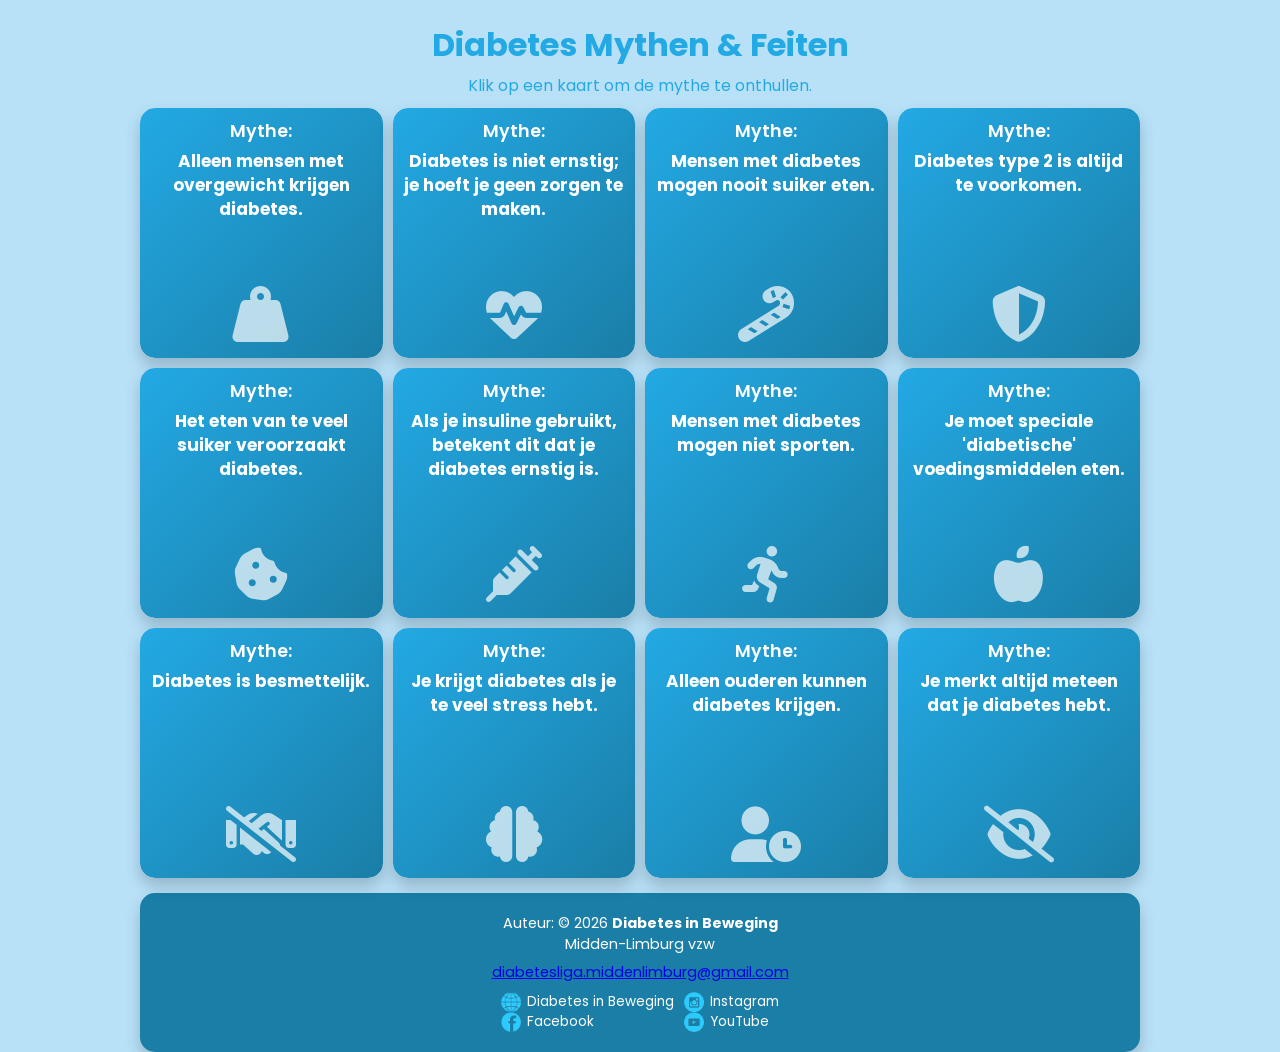
<file: index.html>
<!DOCTYPE html>
<html lang="nl">
<head>
    <meta charset="UTF-8">
    <!-- **CRUCIAAL** voor mobiele responsiviteit. Zorg dat deze ER IS en CORRECT IS. -->
    <meta name="viewport" content="width=device-width, initial-scale=1.0"> 
    <title>Diabetes Mythen & Feiten | Flashcards</title>
    <link rel="stylesheet" href="style.css">
    <link href="https://fonts.googleapis.com/css2?family=Poppins:wght@400;600&display=swap" rel="stylesheet">
    <!-- Font Awesome voor iconen -->
    <link rel="stylesheet" href="https://cdnjs.cloudflare.com/ajax/libs/font-awesome/6.5.1/css/all.min.css" integrity="sha512-DTOQO9RWCH3ppGqcWaEA1BIZOC6xxalwEsw9c2QQeAIftl+Vegovlnee1c9QX4TctnWMn13TZye+giMm8e2LwA==" crossorigin="anonymous" referrerpolicy="no-referrer" />
</head>
<body>
    <header>
        <h1>Diabetes Mythen & Feiten</h1>
        <p class="intro-text">Klik op een kaart om de mythe te onthullen.</p>
    </header>

    <main class="flashcard-grid">
        <!-- Kaart 1: Mythe: Alleen mensen met overgewicht krijgen diabetes. -->
        <div class="flashcard" tabindex="0">
            <div class="flashcard-inner">
                <div class="flashcard-front">
                    <h2>Mythe:</h2>
                    <p>Alleen mensen met overgewicht krijgen diabetes.</p>
                    <i class="fas fa-weight-hanging myth-icon"></i> <!-- Symbool: Gewicht/overgewicht -->
                </div>
                <div class="flashcard-back">
                    <h2>Feit:</h2>
                    <p>Niet waar. Overgewicht is een risicofactor, maar mensen van elk gewicht kunnen diabetes type 1 of type 2 krijgen. Genetica en andere factoren spelen ook een rol.</p>
                </div>
            </div>
        </div>

        <!-- Kaart 2: Mythe: Diabetes is niet ernstig; je hoeft je geen zorgen te maken. -->
        <div class="flashcard" tabindex="0">
            <div class="flashcard-inner">
                <div class="flashcard-front">
                    <h2>Mythe:</h2>
                    <p>Diabetes is niet ernstig; je hoeft je geen zorgen te maken.</p>
                    <i class="fas fa-heartbeat myth-icon"></i> <!-- Symbool: Hartslag/gezondheid (om de ernst te benadrukken) -->
                </div>
                <div class="flashcard-back">
                    <h2>Feit:</h2>
                    <p>Integendeel. Onbehandelde of slecht beheerde diabetes kan leiden tot ernstige complicaties zoals hartziekten, beroertes, nierfalen, blindheid en zenuwschade.</p>
                </div>
            </div>
        </div>

        <!-- Kaart 3: Mythe: Mensen met diabetes mogen nooit suiker eten. -->
        <div class="flashcard" tabindex="0">
            <div class="flashcard-inner">
                <div class="flashcard-front">
                    <h2>Mythe:</h2>
                    <p>Mensen met diabetes mogen nooit suiker eten.</p>
                    <i class="fas fa-candy-cane myth-icon"></i> <!-- Symbool: Suikergoed -->
                </div>
                <div class="flashcard-back">
                    <h2>Feit:</h2>
                    <p>Mensen met diabetes mogen suiker eten, maar met mate. Een gebalanceerd dieet en koolhydratenbeheer zijn essentieel.</p>
                </div>
            </div>
        </div>

        <!-- Kaart 4: Mythe: Diabetes type 2 is altijd te voorkomen. -->
        <div class="flashcard" tabindex="0">
            <div class="flashcard-inner">
                <div class="flashcard-front">
                    <h2>Mythe:</h2>
                    <p>Diabetes type 2 is altijd te voorkomen.</p>
                    <i class="fas fa-shield-alt myth-icon"></i> <!-- Symbool: Schild/preventie -->
                </div>
                <div class="flashcard-back">
                    <h2>Feit:</h2>
                    <p>Niet altijd. Levensstijl verlaagt het risico, maar genetica en andere onbeïnvloedbare factoren spelen ook een rol.</p>
                </div>
            </div>
        </div>

        <!-- Kaart 5: Mythe: Het eten van te veel suiker veroorzaakt diabetes. -->
        <div class="flashcard" tabindex="0">
            <div class="flashcard-inner">
                <div class="flashcard-front">
                    <h2>Mythe:</h2>
                    <p>Het eten van te veel suiker veroorzaakt diabetes.</p>
                    <i class="fas fa-cookie-bite myth-icon"></i> <!-- Symbool: Koekje/eten van suiker -->
                </div>
                <div class="flashcard-back">
                    <h2>Feit:</h2>
                    <p>Te veel suiker eten veroorzaakt niet direct diabetes, maar kan leiden tot overgewicht – een risicofactor voor type 2. Type 1 ontstaat door een auto-immuunreactie.</p>
                </div>
            </div>
        </div>

        <!-- Kaart 6: Mythe: Als je insuline gebruikt, betekent dit dat je diabetes ernstig is en dat je gefaald hebt. -->
        <div class="flashcard" tabindex="0">
            <div class="flashcard-inner">
                <div class="flashcard-front">
                    <h2>Mythe:</h2>
                    <p>Als je insuline gebruikt, betekent dit dat je diabetes ernstig is.</p>
                    <i class="fas fa-syringe myth-icon"></i> <!-- Symbool: Spuit/insuline -->
                </div>
                <div class="flashcard-back">
                    <h2>Feit:</h2>
                    <p>Insuline is vaak essentieel voor de behandeling van diabetes. Het gebruik ervan betekent géén falen, maar helpt om de bloedsuiker goed te regelen.</p>
                </div>
            </div>
        </div>

        <!-- Kaart 7: Mythe: Mensen met diabetes mogen niet sporten. -->
        <div class="flashcard" tabindex="0">
            <div class="flashcard-inner">
                <div class="flashcard-front">
                    <h2>Mythe:</h2>
                    <p>Mensen met diabetes mogen niet sporten.</p>
                    <i class="fas fa-running myth-icon"></i> <!-- Symbool: Rennen/sporten -->
                </div>
                <div class="flashcard-back">
                    <h2>Feit:</h2>
                    <p>Integendeel! Sporten is cruciaal voor diabetesbeheer; het verlaagt bloedsuiker en verbetert insulinegevoeligheid. Wel altijd overleg met arts.</p>
                </div>
            </div>
        </div>
        
        <!-- Kaart 8: Mythe: Je moet speciale 'diabetische' voedingsmiddelen eten. -->
        <div class="flashcard" tabindex="0">
            <div class="flashcard-inner">
                <div class="flashcard-front">
                    <h2>Mythe:</h2>
                    <p>Je moet speciale 'diabetische' voedingsmiddelen eten.</p>
                    <i class="fas fa-apple-whole myth-icon"></i> <!-- Symbool: Hele appel (algemeen gezond voedsel vs. 'speciaal') -->
                </div>
                <div class="flashcard-back">
                    <h2>Feit:</h2>
                    <p>Niet noodzakelijk. Deze producten zijn vaak duur, bevatten nog steeds calorieën en koolhydraten, en bieden zelden extra voordelen. Een algemeen gezond en gebalanceerd dieet is belangrijker.</p>
                </div>
            </div>
        </div>

        <!-- Kaart 9: Mythe: Diabetes is besmettelijk. -->
        <div class="flashcard" tabindex="0">
            <div class="flashcard-inner">
                <div class="flashcard-front">
                    <h2>Mythe:</h2>
                    <p>Diabetes is besmettelijk.</p>
                    <i class="fas fa-handshake-slash myth-icon"></i> <!-- Symbool: Schudden (geen besmetting) -->
                </div>
                <div class="flashcard-back">
                    <h2>Feit:</h2>
                    <p>Absoluut niet. Diabetes is een chronische aandoening die de manier waarop je lichaam insuline aanmaakt of gebruikt beïnvloedt. Je kunt het niet "vangen" van iemand anders.</p>
                </div>
            </div>
        </div>

        <!-- Kaart 10: Mythe: Je krijgt diabetes als je te veel stress hebt. -->
        <div class="flashcard" tabindex="0">
            <div class="flashcard-inner">
                <div class="flashcard-front">
                    <h2>Mythe:</h2>
                    <p>Je krijgt diabetes als je te veel stress hebt.</p>
                    <i class="fas fa-brain myth-icon"></i> <!-- Symbool: Hersenen/mentale toestand/stress -->
                </div>
                <div class="flashcard-back">
                    <h2>Feit:</h2>
                    <p>Stress veroorzaakt op zichzelf geen diabetes. Echter, langdurige stress kan de bloedsuikerspiegel beïnvloeden en de controle over bestaande diabetes bemoeilijken.</p>
                </div>
            </div>
        </div>
		
		<!-- Kaart 11: Mythe: Alleen ouderen kunnen diabetes krijgen. -->
<div class="flashcard" tabindex="0">
    <div class="flashcard-inner">
        <div class="flashcard-front">
            <h2>Mythe:</h2>
            <p>Alleen ouderen kunnen diabetes krijgen.</p>
            <i class="fas fa-user-clock myth-icon"></i> <!-- Symbool: Leeftijd/klok -->
        </div>
        <div class="flashcard-back">
            <h2>Feit:</h2>
            <p>Niet waar. Diabetes kan op elke leeftijd ontstaan, ook bij kinderen en jongvolwassenen. Type 1 komt vaak jong voor, type 2 vaker bij ouderen, maar niet uitsluitend.</p>
        </div>
    </div>
</div>

<!-- Kaart 12: Mythe: Je merkt altijd meteen dat je diabetes hebt. -->
<div class="flashcard" tabindex="0">
    <div class="flashcard-inner">
        <div class="flashcard-front">
            <h2>Mythe:</h2>
            <p>Je merkt altijd meteen dat je diabetes hebt.</p>
            <i class="fas fa-eye-slash myth-icon"></i> <!-- Symbool: Oog met streep (onzichtbaar/onopgemerkt) -->
        </div>
        <div class="flashcard-back">
            <h2>Feit:</h2>
            <p>Niet altijd. Vooral bij type 2 ontwikkelen de symptomen zich langzaam en worden ze vaak pas laat opgemerkt, waardoor de diagnose soms laat wordt gesteld.</p>
        </div>
    </div>
</div>

    </main>

<footer>
    <p>Auteur: © 2026 <strong>Diabetes in Beweging</strong><br>Midden-Limburg vzw</p>
    <p style="overflow-wrap: anywhere;">
        <a href="mailto:diabetesliga.middenlimburg@gmail.com">diabetesliga.middenlimburg@gmail.com</a>
    </p>
    <div class="social-links">
        <div class="social-row">
            <a href="https://fredje4711.github.io/diabetes-vzw-midden-limburg/" target="_blank" rel="noopener noreferrer">
                <img src="Wereldbol.png" alt="Website" class="social-icon"><span>Diabetes in Beweging</span>
            </a>
            <a href="https://www.facebook.com/p/Diabetes-Liga-Midden-Limburg-100091325418693/?locale=nl_NL" target="_blank">
                <img src="Facebook.png" alt="Facebook" class="social-icon"><span>Facebook</span>
            </a>
        </div>
        <div class="social-row">
            <a href="https://www.instagram.com/diabetes_liga_midden_limburg/" target="_blank">
                <img src="Instagram.png" alt="Instagram" class="social-icon"><span>Instagram</span>
            </a>
            <a href="https://www.youtube.com/@Diabetesligamiddenlimburg" target="_blank">
                <img src="YouTube.png" alt="YouTube" class="social-icon"><span>YouTube</span>
            </a>
        </div>
    </div>
</footer>

    <script src="script.js"></script>
</body>
</html>
</file>
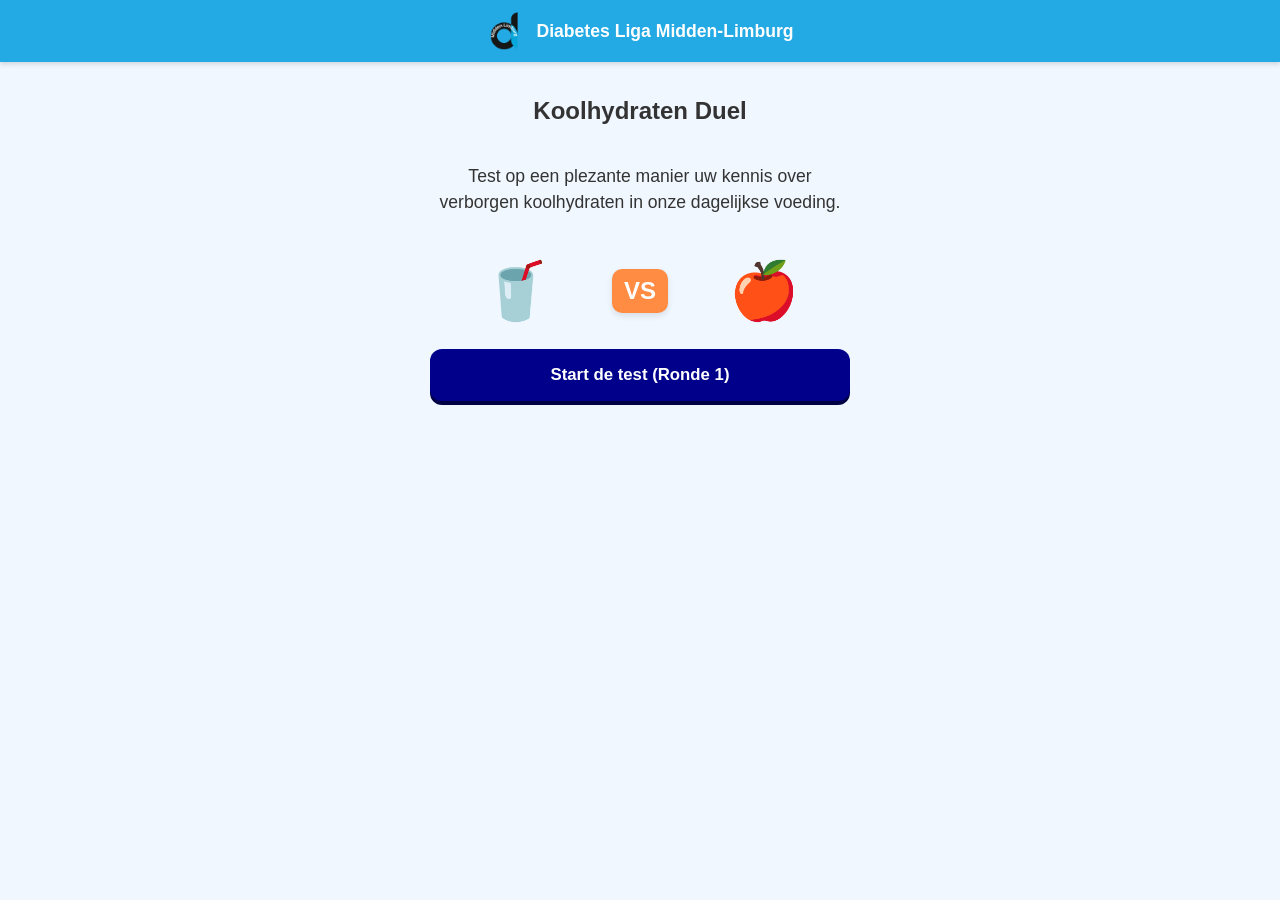
<file: carbs_flashcards.html>
<!DOCTYPE html>
<html lang="nl">
<head>
    <meta charset="UTF-8">
    <meta name="viewport" content="width=device-width, initial-scale=1.0, maximum-scale=1.0, user-scalable=no">
    <title>Koolhydraten Duel - Diabetes Liga</title>
    <style>
        :root {
            --liga-blauw: #23a9e4;
            --liga-donker: #00008b; 
            --liga-licht: #f0f7ff;
            --wit: #ffffff;
            --grijs: #333;
            --accent: #e91e63;
            --oranje: #ff8c42;
            --succes: #2e7d32;
        }

        * { box-sizing: border-box; -webkit-tap-highlight-color: transparent; }

        body {
            font-family: Arial, Helvetica, sans-serif;
            background-color: var(--liga-licht);
            margin: 0; padding: 0; color: var(--grijs);
            display: flex; flex-direction: column; align-items: center; min-height: 100vh;
        }

        /* Banner - Nu met uw kleur en transparant logo */
        header {
            background-color: var(--liga-blauw);
            width: 100%; padding: 12px 15px;
            box-shadow: 0 2px 5px rgba(0,0,0,0.15);
            display: flex; justify-content: center; align-items: center;
            gap: 12px; position: sticky; top: 0; z-index: 1000;
        }
        .header-logo { width: 38px; height: 38px; object-fit: contain; }
        .header-text { color: var(--wit); font-weight: bold; font-size: 1.1rem; }

        .container { width: 100%; max-width: 450px; padding: 15px; flex-grow: 1; display: flex; flex-direction: column; }

        .screen { display: none; text-align: center; flex-grow: 1; }
        .screen.active { display: flex; flex-direction: column; }

        /* VASTE RIJ VOOR VS - GEEN VERSPRINGING */
        .vs-row-fixed {
            display: flex;
            flex-direction: row;
            align-items: center;
            justify-content: center;
            gap: 10px;
            margin: 25px 0;
            width: 100%;
        }
        .vs-icon-img { font-size: 3.5rem; flex: 1; text-align: center; }
        .vs-badge {
            background: var(--oranje);
            color: white;
            padding: 8px 12px;
            border-radius: 10px;
            font-weight: 900;
            font-size: 1.5rem;
            box-shadow: 0 3px 6px rgba(0,0,0,0.1);
        }

        .progress { font-size: 0.95rem; font-weight: bold; color: var(--liga-donker); margin-bottom: 5px; }
        .unit-info {
            background: #ffe0b2; color: #873d00; padding: 8px 12px; border-radius: 10px;
            font-size: 0.85rem; margin-bottom: 10px; font-weight: bold; display: inline-block;
        }

        /* Flashcard */
        .card-container { perspective: 1000px; width: 100%; height: 500px; margin: 5px 0; }
        .flashcard { position: relative; width: 100%; height: 100%; transition: transform 0.6s cubic-bezier(0.4, 0, 0.2, 1); transform-style: preserve-3d; }
        .flashcard.flipped { transform: rotateY(180deg); }
        .card-front, .card-back { position: absolute; width: 100%; height: 100%; backface-visibility: hidden; border-radius: 20px; box-shadow: 0 8px 25px rgba(0,0,0,0.1); display: flex; flex-direction: column; padding: 20px; background: var(--wit); }
        
        .card-front { justify-content: flex-start; }
        .instruction-text { font-weight: bold; font-size: 1.1rem; margin: 10px 0 25px 0; line-height: 1.3; color: var(--liga-donker); }
        .duel-grid { display: grid; grid-template-columns: 1fr 1fr; gap: 15px; width: 100%; }
        .choice-zone { display: flex; flex-direction: column; align-items: center; justify-content: center; padding: 20px 5px; border: 2px solid #eee; border-radius: 15px; cursor: pointer; transition: all 0.2s; background: #fdfdfd; }
        .choice-zone:active { background: var(--liga-licht); border-color: var(--liga-blauw); transform: scale(0.98); }
        .emoji-large { font-size: 4rem; margin-bottom: 10px; }
        .name-label { font-weight: bold; font-size: 1.1rem; color: var(--liga-donker); }

        .card-back { transform: rotateY(180deg); border: 4px solid var(--liga-blauw); justify-content: flex-start; }
        .result-header { font-size: 1.6rem; font-weight: 900; margin-bottom: 10px; }
        .explanation-text { font-size: 1.05rem; line-height: 1.4; margin-bottom: 20px; text-align: left; }

        .sugar-visual { display: flex; justify-content: space-between; background: #f9f9f9; padding: 12px; border-radius: 15px; margin-bottom: 20px; }
        .sugar-column { flex: 1; text-align: center; }
        .cubes-grid { display: grid; grid-template-columns: repeat(5, 14px); gap: 3px; justify-content: center; margin: 8px 0; min-height: 35px; }
        .cube { width: 14px; height: 14px; background: #fff; border: 1px solid #ddd; box-shadow: 1px 1px 0px #ccc, 1.5px 1.5px 0px #bbb; border-radius: 1px; }
        .sugar-count { font-weight: 800; font-size: 0.9rem; color: var(--liga-donker); }
        .gram-label { font-size: 0.85rem; background: #eee; padding: 3px 8px; border-radius: 5px; font-weight: bold; }

        /* Knoppen */
        .btn { background: var(--liga-donker); color: var(--wit); border: none; padding: 16px; border-radius: 12px; font-size: 1.05rem; font-weight: bold; width: 100%; cursor: pointer; margin-bottom: 12px; box-shadow: 0 4px 0 #000044; }
        .btn:active { transform: translateY(2px); box-shadow: 0 2px 0 #000044; }
        .btn-next { background: var(--succes); box-shadow: 0 4px 0 #1b4d1f; margin-top: auto; }

        /* Eindscherm */
        .info-box { background: white; padding: 20px; border-radius: 20px; text-align: left; border-top: 6px solid var(--liga-blauw); box-shadow: 0 5px 20px rgba(0,0,0,0.05); margin-top: 10px; }
        .info-title { color: var(--liga-donker); font-size: 1.2rem; font-weight: bold; margin: 0 0 10px 0; }
        .free-label { color: var(--accent); font-weight: bold; }
        .contact-btn { display: flex; align-items: center; gap: 12px; text-decoration: none; color: var(--wit); background: var(--liga-donker); padding: 15px; border-radius: 12px; font-weight: bold; margin-top: 15px; justify-content: center; text-align: center; }
    </style>
</head>
<body>

<header>
    <img src="icon-192x192.png" alt="Logo" class="header-logo">
    <div class="header-text">Diabetes Liga Midden-Limburg</div>
</header>

<div class="container">
    
    <!-- Start Scherm -->
    <div id="start-screen" class="screen active">
        <h2 style="margin-top:20px;">Koolhydraten Duel</h2>
        <p style="font-size:1.1rem; line-height:1.5;">Test op een plezante manier uw kennis over verborgen koolhydraten in onze dagelijkse voeding.</p>
        
        <div class="vs-row-fixed">
            <div class="vs-icon-img">🥤</div>
            <div class="vs-badge">VS</div>
            <div class="vs-icon-img">🍎</div>
        </div>

        <button class="btn" onclick="startGroep(1)">Start de test (Ronde 1)</button>
    </div>

    <!-- Game Scherm -->
    <div id="game-screen" class="screen">
        <div class="progress" id="progress">Vraag 1 van 10</div>
        <div class="unit-info">Vergelijking per 100 gram of 100 ml</div>
        <div class="card-container">
            <div class="flashcard" id="main-card">
                <div class="card-front">
                    <div class="instruction-text">Tik op het product met de<br>meeste koolhydraten:</div>
                    <div class="duel-grid">
                        <div class="choice-zone" onclick="makeChoice(0)">
                            <div class="emoji-large" id="emoji0"></div>
                            <div class="name-label" id="name0"></div>
                            <div style="font-size:0.8rem; color:#666; margin-top:5px; font-weight:bold;">per 100g/ml</div>
                        </div>
                        <div class="choice-zone" onclick="makeChoice(1)">
                            <div class="emoji-large" id="emoji1"></div>
                            <div class="name-label" id="name1"></div>
                            <div style="font-size:0.8rem; color:#666; margin-top:5px; font-weight:bold;">per 100g/ml</div>
                        </div>
                    </div>
                </div>
                <div class="card-back">
                    <div id="result-title" class="result-header"></div>
                    <div id="explanation" class="explanation-text"></div>
                    <div class="sugar-visual">
                        <div class="sugar-column">
                            <div id="sugar-name0" style="font-size:0.95rem; font-weight:bold; height:2.2em; display:flex; align-items:center; justify-content:center;"></div>
                            <div id="cubes0" class="cubes-grid"></div>
                            <div id="sugar-count0" class="sugar-count"></div>
                            <div id="gram0" class="gram-label"></div>
                        </div>
                        <div style="align-self:center; font-weight:bold; color:#ccc; margin:0 5px;">VS</div>
                        <div class="sugar-column">
                            <div id="sugar-name1" style="font-size:0.95rem; font-weight:bold; height:2.2em; display:flex; align-items:center; justify-content:center;"></div>
                            <div id="cubes1" class="cubes-grid"></div>
                            <div id="sugar-count1" class="sugar-count"></div>
                            <div id="gram1" class="gram-label"></div>
                        </div>
                    </div>
                    <button class="btn btn-next" onclick="nextQuestion()">Volgende vraag</button>
                </div>
            </div>
        </div>
    </div>

    <!-- Milestone Scherm -->
    <div id="milestone-screen" class="screen">
        <h2 id="milestone-title" style="margin-top:30px">Ronde Voltooid!</h2>
        <p id="milestone-msg" style="font-size:1.2rem; margin-bottom:30px;"></p>
        <button id="btn-replay-group" class="btn" style="background:#888; box-shadow: 0 4px 0 #555;">Deze ronde nog eens doen</button>
        <button id="btn-next-group" class="btn" onclick="startGroep(2)">Start de volgende ronde</button>
        <button id="btn-stop-duel" class="btn" style="background:var(--liga-blauw); box-shadow: 0 4px 0 #1a7ea7;" onclick="switchScreen('contact-screen')">Stoppen en extra info</button>
    </div>

    <!-- Contact Scherm -->
    <div id="contact-screen" class="screen">
        <h2 style="margin-top:10px;">Bedankt voor het spelen!</h2>
        <div class="info-box">
            <p class="info-title">Onze simpele opzoeker voor gsm</p>
            <p style="font-size:1rem; line-height:1.4;">
                Dit spel was een test van uw kennis. Wilt u ook onze simpele <strong>Koolhydraten-app</strong> voor op uw gsm ontvangen? <br><br>
                Dit is een aparte, heel eenvoudige app waarmee u van duizenden producten de koolhydraten direct kunt opzoeken.
            </p>
            <p style="font-weight:bold; font-size:1rem; margin-top:15px;">
                Dit hulpmiddel is <span class="free-label">volledig GRATIS</span>.
            </p>
            
            <p style="margin-bottom:5px;">Mail ons voor de uitleg om dit op uw gsm te zetten:</p>
            
            <!-- Mail link met onderwerp en tekst voor de Diabetes Liga -->
            <a href="mailto:midden.limburg@diabetes.be?subject=Aanvraag%20gratis%20Koolhydraten-app&body=Beste%20Diabetes%20Liga%20Midden-Limburg%2C%0A%0AIk%20heb%20het%20Duel%20gespeeld%20en%20heb%20interesse%20in%20de%20gratis%20koolhydraten-app.%20Zouden%20jullie%20mij%20de%20uitleg%20willen%20sturen%20om%20deze%20op%20mijn%20gsm%20te%20plaatsen%3F%0A%0AMet%20vriendelijke%20groeten%2C" class="contact-btn">
                📧 Mail de Diabetes Liga
            </a>
            
            <p style="font-size:0.9rem; color:#666; margin-top:20px;">
                Ook voor andere vragen over diabetes kunt u ons via dit adres mailen.
            </p>
            <hr style="border:0; border-top:1px solid #eee; margin: 15px 0;">
            <a href="https://www.dlml.be" target="_blank" style="color:var(--liga-blauw); font-weight:bold; text-decoration:none; display:block; text-align:center;">🌐 Bezoek onze website www.dlml.be</a>
        </div>
        <button class="btn" style="margin-top:20px;" onclick="location.reload()">Terug naar het spel</button>
    </div>

</div>

<script>
    // Data (ongewijzigd)
    const groep1 = [
        { items: [{n:"Appelsap", c:11, e:"🧃"}, {n:"Cola", c:10, e:"🥤"}], info: "Vruchtensap bevat vaak evenveel of zelfs meer suikers dan frisdrank." },
        { items: [{n:"Banaan", c:20, e:"🍌"}, {n:"Appel", c:12, e:"🍎"}], info: "Een banaan bevat bijna dubbel zoveel koolhydraten als een appel." },
        { items: [{n:"Wit brood", c:45, e:"🍞"}, {n:"Volkoren brood", c:40, e:"🍞"}], info: "Volkoren is veel gezonder omdat het de suikers trager afgeeft aan uw lichaam." },
        { items: [{n:"Rijstwafel", c:80, e:"⚪"}, {n:"Volkoren cracker", c:50, e:"🍪"}], info: "Rijstwafels zijn erg licht, maar ze bestaan bijna volledig uit snelle suikers." },
        { items: [{n:"Honing", c:80, e:"🍯"}, {n:"Kristalsuiker", c:100, e:"⬡"}], info: "Voor uw lichaam is honing bijna hetzelfde als gewone suiker." },
        { items: [{n:"Druiven", c:16, e:"🍇"}, {n:"Aardbeien", c:5, e:"🍓"}], info: "Aardbeien en bessen zijn de beste keuze als u op koolhydraten let." },
        { items: [{n:"Ontbijtkoek", c:70, e:"🍰"}, {n:"Cake", c:50, e:"🧁"}], info: "In ontbijtkoek zit vaak enorm veel suiker, soms zelfs meer dan in cake." },
        { items: [{n:"Vruchtenyoghurt", c:13, e:"🍦"}, {n:"Griekse yoghurt", c:4, e:"🥣"}], info: "Yoghurt met een smaakje zit vaak vol met verborgen suikers." },
        { items: [{n:"Gedroogd fruit", c:48, e:"🟠"}, {n:"Vers fruit", c:9, e:"🍑"}], info: "Gedroogd fruit is een echte suikerbom omdat het vocht eruit is." },
        { items: [{n:"Cornflakes", c:80, e:"🥣"}, {n:"Havermout", c:60, e:"🌾"}], info: "Havermout geeft veel langer energie en minder hoge pieken." }
    ];

    const groep2 = [
        { items: [{n:"Ketchup", c:24, e:"🍅"}, {n:"Mayonaise", c:3, e:"🥚"}], info: "Ketchup bestaat voor een kwart uit suiker. In mayonaise zit vrijwel geen suiker." },
        { items: [{n:"Cashewnoten", c:30, e:"🥜"}, {n:"Pinda's", c:12, e:"🥜"}], info: "Pas op met cashewnoten; zij bevatten veel meer zetmeel dan andere noten." },
        { items: [{n:"Sushi rijst", c:25, e:"🍣"}, {n:"Sashimi vis", c:0, e:"🍱"}], info: "Sushirijst wordt klaargemaakt met suiker en azijn." },
        { items: [{n:"Balsamico", c:15, e:"🍶"}, {n:"Olie/Azijn", c:0, e:"🧪"}], info: "Veel kant-en-klare sauzen voor sla bevatten veel suiker." },
        { items: [{n:"Groentechips", c:50, e:"🥕"}, {n:"Aardappelchips", c:50, e:"🥔"}], info: "Groentechips zijn niet gezonder; ze bevatten evenveel koolhydraten als gewone chips." },
        { items: [{n:"Tonic", c:9, e:"🍸"}, {n:"Bruiswater", c:0, e:"💧"}], info: "Tonic smaakt bitter, maar er zit bijna evenveel suiker in als in cola." },
        { items: [{n:"Zoete aardappel", c:20, e:"🍠"}, {n:"Gewone aardappel", c:17, e:"🥔"}], info: "De zoete aardappel bevat meer natuurlijke suikers dan de gewone aardappel." },
        { items: [{n:"Granola", c:65, e:"🥣"}, {n:"Muesli", c:55, e:"🌾"}], info: "Granola wordt vaak krokant gebakken met suiker of siroop." },
        { items: [{n:"Quinoa", c:21, e:"🥗"}, {n:"Couscous", c:23, e:"🍚"}], info: "Quinoa is gezond, maar bevat evenveel koolhydraten als pasta of rijst." },
        { items: [{n:"Smoothie", c:13, e:"🥤"}, {n:"Stuk fruit", c:10, e:"🍎"}], info: "Een smoothie drinkt u te snel op; een los stuk fruit is veel beter voor de suikerspiegel." }
    ];

    let currentGroup = [];
    let currentIndex = 0;
    let score = 0;
    let currentGroupNumber = 1;

    function switchScreen(screenId) {
        document.querySelectorAll('.screen').forEach(s => s.classList.remove('active'));
        document.getElementById(screenId).classList.add('active');
        window.scrollTo(0,0);
    }

    function startGroep(nr) {
        currentGroupNumber = nr;
        currentGroup = nr === 1 ? groep1 : groep2;
        currentIndex = 0; score = 0;
        switchScreen('game-screen');
        showQuestion();
    }

    function showQuestion() {
        const q = currentGroup[currentIndex];
        document.getElementById('main-card').classList.remove('flipped');
        document.getElementById('progress').innerText = `Vraag ${currentIndex + 1} van 10`;
        document.getElementById('name0').innerText = q.items[0].n;
        document.getElementById('emoji0').innerText = q.items[0].e;
        document.getElementById('name1').innerText = q.items[1].n;
        document.getElementById('emoji1').innerText = q.items[1].e;
    }

    function makeChoice(idx) {
        if(document.getElementById('main-card').classList.contains('flipped')) return;
        const q = currentGroup[currentIndex];
        const otherIdx = idx === 0 ? 1 : 0;
        const isCorrect = q.items[idx].c >= q.items[otherIdx].c;
        if(isCorrect) score++;
        document.getElementById('result-title').innerText = isCorrect ? "Goed zo! 🎉" : "Helaas... 💡";
        document.getElementById('result-title').style.color = isCorrect ? "var(--succes)" : "var(--accent)";
        document.getElementById('explanation').innerText = q.info;
        renderCubes('cubes0', 'sugar-count0', 'gram0', q.items[0]);
        renderCubes('cubes1', 'sugar-count1', 'gram1', q.items[1]);
        document.getElementById('main-card').classList.add('flipped');
    }

    function renderCubes(cubeId, countId, gramId, item) {
        const container = document.getElementById(cubeId);
        const count = document.getElementById(countId);
        const gram = document.getElementById(gramId);
        container.innerHTML = '';
        const numCubes = Math.round(item.c / 5);
        count.innerText = numCubes + (numCubes === 1 ? " klontje" : " klontjes");
        gram.innerText = item.c + " gram";
        document.getElementById('sugar-name' + cubeId.slice(-1)).innerText = item.n;
        for(let i=0; i < numCubes; i++) {
            const cube = document.createElement('div');
            cube.className = 'cube';
            container.appendChild(cube);
        }
        if(numCubes === 0) container.innerHTML = '<span style="color:#ccc; font-size:0.8rem;">Geen</span>';
    }

    function nextQuestion() {
        currentIndex++;
        if(currentIndex < 10) { showQuestion(); } else { showMilestone(); }
    }

    function showMilestone() {
        switchScreen('milestone-screen');
        const isG1 = currentGroupNumber === 1;
        document.getElementById('milestone-title').innerText = isG1 ? "Eerste ronde klaar!" : "Tweede ronde klaar!";
        document.getElementById('milestone-msg').innerText = `U had ${score} van de 10 vragen juist beantwoord.`;
        document.getElementById('btn-replay-group').onclick = function() { startGroep(currentGroupNumber); };
        const nextBtn = document.getElementById('btn-next-group');
        const stopBtn = document.getElementById('btn-stop-duel');
        if(isG1) {
            nextBtn.style.display = 'block';
            stopBtn.style.background = "#666";
        } else {
            nextBtn.style.display = 'none';
            stopBtn.style.background = "var(--liga-blauw)";
        }
    }
</script>
</body>
</html>
</file>
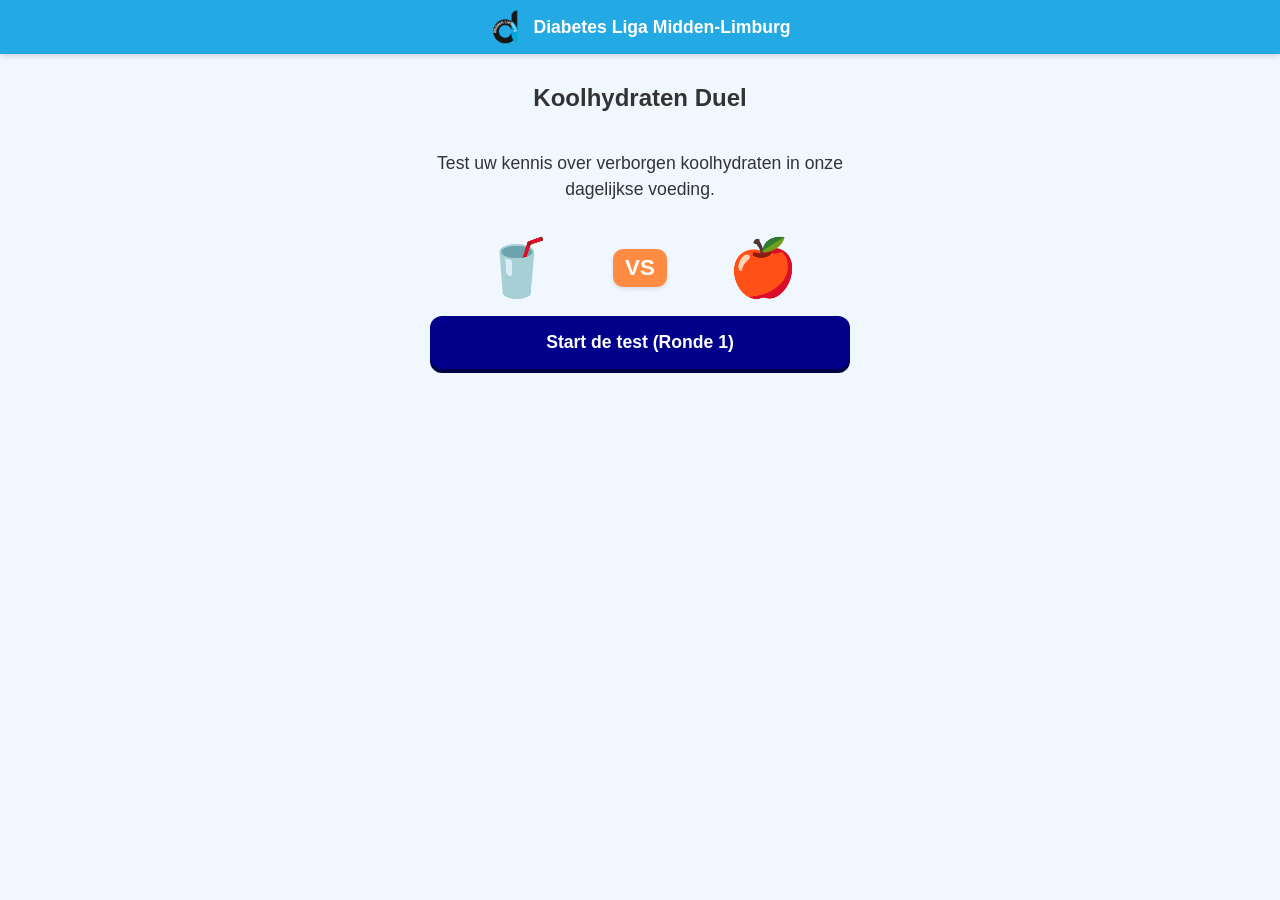
<file: carbs_flashcards_.html>
<!DOCTYPE html>
<html lang="nl">
<head>
    <meta charset="UTF-8">
    <meta name="viewport" content="width=device-width, initial-scale=1.0, maximum-scale=1.0, user-scalable=no">
    <title>Koolhydraten Duel - Diabetes Liga Midden-Limburg</title>
    <style>
        :root {
            --liga-blauw: #23a9e4;
            --liga-donker: #00008b; 
            --liga-licht: #f0f7ff;
            --wit: #ffffff;
            --grijs: #333;
            --accent: #e91e63;
            --oranje: #ff8c42;
            --succes: #2e7d32;
        }

        * { box-sizing: border-box; -webkit-tap-highlight-color: transparent; }

        body {
            font-family: Arial, Helvetica, sans-serif;
            background-color: var(--liga-licht);
            margin: 0; padding: 0; color: var(--grijs);
            display: flex; flex-direction: column; align-items: center; min-height: 100vh;
            overflow-x: hidden;
        }

        header {
            background-color: var(--liga-blauw);
            width: 100%; padding: 10px 15px;
            box-shadow: 0 2px 5px rgba(0,0,0,0.15);
            display: flex; justify-content: center; align-items: center;
            gap: 10px; position: sticky; top: 0; z-index: 1000;
        }
        .header-logo { width: 34px; height: 34px; object-fit: contain; }
        .header-text { color: var(--wit); font-weight: bold; font-size: 1.1rem; }

        .container { width: 100%; max-width: 440px; padding: 10px; flex-grow: 1; display: flex; flex-direction: column; }

        .screen { display: none; text-align: center; flex-grow: 1; }
        .screen.active { display: flex; flex-direction: column; }

        .vs-row-fixed {
            display: flex; flex-direction: row; align-items: center; justify-content: center;
            gap: 10px; margin: 15px 0; width: 100%;
        }
        .vs-icon-img { font-size: 3.5rem; flex: 1; text-align: center; }
        .vs-badge {
            background: var(--oranje); color: white; padding: 6px 12px; border-radius: 10px;
            font-weight: 900; font-size: 1.4rem; box-shadow: 0 2px 4px rgba(0,0,0,0.1);
        }

        .progress { font-size: 0.95rem; font-weight: bold; color: var(--liga-donker); margin-bottom: 5px; }
        .unit-info {
            background: #ffe0b2; color: #873d00; padding: 6px 12px; border-radius: 8px;
            font-size: 0.85rem; margin-bottom: 10px; font-weight: bold; display: inline-block;
        }

        /* Flashcard Hoogte */
        .card-container { perspective: 1000px; width: 100%; height: 460px; margin: 5px 0; }
        .flashcard { position: relative; width: 100%; height: 100%; transition: transform 0.6s cubic-bezier(0.4, 0, 0.2, 1); transform-style: preserve-3d; }
        .flashcard.flipped { transform: rotateY(180deg); }
        .card-front, .card-back { position: absolute; width: 100%; height: 100%; backface-visibility: hidden; border-radius: 20px; box-shadow: 0 6px 20px rgba(0,0,0,0.1); display: flex; flex-direction: column; padding: 15px; background: var(--wit); }
        
        .card-front { justify-content: flex-start; border: 4px solid var(--liga-blauw); }
        .instruction-text { font-weight: bold; font-size: 1.1rem; margin: 5px 0 15px 0; line-height: 1.3; color: var(--liga-donker); }
        .duel-grid { display: grid; grid-template-columns: 1fr 1fr; gap: 12px; width: 100%; }
        .choice-zone { display: flex; flex-direction: column; align-items: center; justify-content: center; padding: 15px 5px; border: 2px solid #eee; border-radius: 15px; cursor: pointer; transition: all 0.2s; background: #fdfdfd; }
        .choice-zone:active { background: var(--liga-licht); border-color: var(--liga-blauw); transform: scale(0.98); }
        .emoji-large { font-size: 4rem; margin-bottom: 8px; }
        .name-label { font-weight: bold; font-size: 1.1rem; color: var(--liga-donker); }

        /* Achterkant - VERGROTE INFO */
        .card-back { transform: rotateY(180deg); border: 4px solid var(--liga-blauw); justify-content: flex-start; padding: 12px; }
        .result-header { font-size: 1.7rem; font-weight: 900; margin-bottom: 8px; }
        .explanation-text { font-size: 1rem; line-height: 1.3; color: var(--grijs); margin-bottom: 10px; text-align: left; }

        .sugar-visual { display: flex; justify-content: space-between; background: #f6f6f6; padding: 12px 5px; border-radius: 15px; margin-bottom: 12px; }
        .sugar-column { flex: 1; text-align: center; }
        
        /* Grotere klontjes */
        .cubes-grid { display: grid; grid-template-columns: repeat(5, 18px); gap: 3px; justify-content: center; margin: 8px 0; min-height: 40px; }
        .cube { width: 18px; height: 18px; background: #fff; border: 1px solid #ccc; box-shadow: 1px 1px 0px #bbb; border-radius: 1px; }
        
        .sugar-count { font-weight: 900; font-size: 1.05rem; color: var(--liga-donker); margin-top: 5px; }
        .gram-label { font-size: 0.95rem; background: #e0e0e0; padding: 3px 10px; border-radius: 6px; font-weight: bold; display: inline-block; margin-top: 4px; }
        .prod-name-back { font-size: 1rem; font-weight: 900; color: #000; height: 2.2em; display: flex; align-items: center; justify-content: center; line-height: 1.1; }

        /* Knoppen */
        .btn { background: var(--liga-donker); color: var(--wit); border: none; padding: 16px; border-radius: 12px; font-size: 1.1rem; font-weight: bold; width: 100%; cursor: pointer; margin-bottom: 10px; box-shadow: 0 4px 0 #000044; }
        .btn:active { transform: translateY(2px); box-shadow: 0 2px 0 #000044; }
        .btn-next { background: var(--succes); box-shadow: 0 4px 0 #1b4d1f; margin-top: auto; }

        .info-box { background: white; padding: 20px; border-radius: 20px; text-align: left; border-top: 6px solid var(--liga-blauw); box-shadow: 0 5px 20px rgba(0,0,0,0.05); }
        .contact-btn { display: flex; align-items: center; gap: 12px; text-decoration: none; color: var(--wit); background: var(--liga-donker); padding: 16px; border-radius: 12px; font-weight: bold; margin-top: 15px; justify-content: center; text-align: center; box-shadow: 0 4px 0 #000044; }
        .contact-btn:active { transform: translateY(2px); box-shadow: 0 2px 0 #000044; }
    </style>
</head>
<body>

<header>
    <img src="icon-192x192.png" alt="Logo" class="header-logo">
    <div class="header-text">Diabetes Liga Midden-Limburg</div>
</header>

<div class="container">
    
    <!-- Start Scherm -->
    <div id="start-screen" class="screen active">
        <h2 style="margin-top:20px;">Koolhydraten Duel</h2>
        <p style="font-size:1.1rem; line-height:1.5;">Test uw kennis over verborgen koolhydraten in onze dagelijkse voeding.</p>
        
        <div class="vs-row-fixed">
            <div class="vs-icon-img">🥤</div>
            <div class="vs-badge">VS</div>
            <div class="vs-icon-img">🍎</div>
        </div>

        <button class="btn" onclick="startGroep(1)">Start de test (Ronde 1)</button>
    </div>

    <!-- Game Scherm -->
    <div id="game-screen" class="screen">
        <div class="progress" id="progress">Vraag 1 van 10</div>
        <div class="unit-info">Vergelijking per 100 gram of 100 ml</div>
        <div class="card-container">
            <div class="flashcard" id="main-card">
                <div class="card-front">
                    <div class="instruction-text">Tik op het product met de<br>meeste koolhydraten:</div>
                    <div class="duel-grid">
                        <div class="choice-zone" onclick="makeChoice(0)">
                            <div class="emoji-large" id="emoji0"></div>
                            <div class="name-label" id="name0"></div>
                            <div style="font-size:0.8rem; color:#666; margin-top:5px; font-weight:bold;">per 100g/ml</div>
                        </div>
                        <div class="choice-zone" onclick="makeChoice(1)">
                            <div class="emoji-large" id="emoji1"></div>
                            <div class="name-label" id="name1"></div>
                            <div style="font-size:0.8rem; color:#666; margin-top:5px; font-weight:bold;">per 100g/ml</div>
                        </div>
                    </div>
                </div>
                <div class="card-back">
                    <div id="result-title" class="result-header"></div>
                    <div id="explanation" class="explanation-text"></div>
                    <div class="sugar-visual">
                        <div class="sugar-column">
                            <div id="sugar-name0" class="prod-name-back"></div>
                            <div id="cubes0" class="cubes-grid"></div>
                            <div id="sugar-count0" class="sugar-count"></div>
                            <div id="gram0" class="gram-label"></div>
                        </div>
                        <div style="align-self:center; font-weight:bold; color:#bbb; margin:0 2px; font-size: 0.8rem;">VS</div>
                        <div class="sugar-column">
                            <div id="sugar-name1" class="prod-name-back"></div>
                            <div id="cubes1" class="cubes-grid"></div>
                            <div id="sugar-count1" class="sugar-count"></div>
                            <div id="gram1" class="gram-label"></div>
                        </div>
                    </div>
                    <button class="btn btn-next" onclick="nextQuestion()">Volgende vraag</button>
                </div>
            </div>
        </div>
    </div>

    <!-- Milestone Scherm -->
    <div id="milestone-screen" class="screen">
        <h2 id="milestone-title" style="margin-top:30px">Ronde Voltooid!</h2>
        <p id="milestone-msg" style="font-size:1.2rem; margin-bottom:30px;"></p>
        <button id="btn-replay-group" class="btn" style="background:#888; box-shadow: 0 4px 0 #555;">Deze ronde nog eens doen</button>
        <button id="btn-next-group" class="btn" onclick="startGroep(2)">Volgende ronde</button>
        <button id="btn-stop-duel" class="btn" style="background:var(--liga-blauw); box-shadow: 0 4px 0 #1a7ea7;" onclick="switchScreen('contact-screen')">Stoppen en extra info</button>
    </div>

    <!-- Contact Scherm -->
    <div id="contact-screen" class="screen">
        <h2 style="margin-top:10px;">Bedankt voor het spelen!</h2>
        <div class="info-box">
            <p style="color: var(--liga-donker); font-size: 1.2rem; font-weight: bold; margin-top: 0;">Onze <strong>Koolhydraten-app</strong> voor gsm</p>
            <p style="font-size:1rem; line-height:1.4;">
                Dit spel was een test. Wilt u ook onze simpele <strong>Koolhydraten Calculator-app</strong> voor op uw gsm ontvangen? <br><br>
                Hiermee kunt u heel eenvoudig van duizenden producten de koolhydraten direct opzoeken.
            </p>
            <p style="font-weight:bold; font-size:1rem; margin-top:15px;">
                Dit hulpmiddel is <span style="color:var(--accent)">volledig GRATIS</span>.
            </p>
            
            <!-- AANGEPASTE KNOP HIERONDER -->
            <a href="https://fredje4711.github.io/carbo-app/installatie_calculator.html" class="contact-btn">
                📲 Bekijk de Koolhydraten Calculator
            </a>
            
            <hr style="border:0; border-top:1px solid #eee; margin: 15px 0;">
            <a href="https://www.dlml.be" target="_blank" style="color:var(--liga-blauw); font-weight:bold; text-decoration:none; display:block; text-align:center;">🌐 Bezoek onze website www.dlml.be</a>
        </div>
        <button class="btn" style="margin-top:20px;" onclick="location.reload()">Terug naar het spel</button>
    </div>

</div>

<script>
    const groep1 = [
        { items: [{n:"Appelsap", c:11, e:"🧃"}, {n:"Cola", c:10, e:"🥤"}], info: "Vruchtensap bevat vaak evenveel of zelfs meer suikers dan frisdrank." },
        { items: [{n:"Banaan", c:20, e:"🍌"}, {n:"Appel", c:12, e:"🍎"}], info: "Een banaan bevat bijna dubbel zoveel koolhydraten als een appel." },
        { items: [{n:"Wit brood", c:45, e:"🍞"}, {n:"Volkoren brood", c:40, e:"🍞"}], info: "Volkoren is veel gezonder omdat het de suikers trager afgeeft aan uw lichaam." },
        { items: [{n:"Rijstwafel", c:80, e:"⚪"}, {n:"Volkoren cracker", c:50, e:"🍪"}], info: "Rijstwafels zijn erg licht, maar ze bestaan bijna volledig uit snelle suikers." },
        { items: [{n:"Honing", c:80, e:"🍯"}, {n:"Kristalsuiker", c:100, e:"⬡"}], info: "Voor uw lichaam is honing bijna hetzelfde als gewone suiker." },
        { items: [{n:"Druiven", c:16, e:"🍇"}, {n:"Aardbeien", c:5, e:"🍓"}], info: "Aardbeien en bessen zijn de beste keuze als u op koolhydraten let." },
        { items: [{n:"Ontbijtkoek", c:70, e:"🍰"}, {n:"Cake", c:50, e:"🧁"}], info: "In ontbijtkoek zit vaak enorm veel suiker, soms zelfs meer dan in cake." },
        { items: [{n:"Vruchtenyoghurt", c:13, e:"🍦"}, {n:"Griekse yoghurt", c:4, e:"🥣"}], info: "Yoghurt met een smaakje zit vaak vol met verborgen suikers." },
        { items: [{n:"Gedroogd fruit", c:48, e:"🟠"}, {n:"Vers fruit", c:9, e:"🍑"}], info: "Gedroogd fruit is een echte suikerbom omdat het vocht eruit is." },
        { items: [{n:"Cornflakes", c:80, e:"🥣"}, {n:"Havermout", c:60, e:"🌾"}], info: "Havermout geeft veel langer energie en minder hoge pieken." }
    ];

    const groep2 = [
        { items: [{n:"Ketchup", c:24, e:"🍅"}, {n:"Mayonaise", c:3, e:"🥚"}], info: "Ketchup bestaat voor een kwart uit suiker. In mayonaise zit vrijwel geen suiker." },
        { items: [{n:"Cashewnoten", c:30, e:"🥜"}, {n:"Pinda's", c:12, e:"🥜"}], info: "Pas op met cashewnoten; zij bevatten veel meer zetmeel dan andere noten." },
        { items: [{n:"Sushi rijst", c:25, e:"🍣"}, {n:"Sashimi vis", c:0, e:"🍱"}], info: "Sushirijst wordt klaargemaakt met suiker en azijn." },
        { items: [{n:"Balsamico", c:15, e:"🍶"}, {n:"Olie/Azijn", c:0, e:"🧪"}], info: "Veel kant-en-klare sauzen voor sla bevatten veel suiker." },
        { items: [{n:"Groentechips", c:50, e:"🥕"}, {n:"Aardappelchips", c:50, e:"🥔"}], info: "Groentechips zijn niet gezonder; ze bevatten evenveel koolhydraten als gewone chips." },
        { items: [{n:"Tonic", c:9, e:"🍸"}, {n:"Bruiswater", c:0, e:"💧"}], info: "Tonic smaakt bitter, maar er zit bijna evenveel suiker in als in cola." },
        { items: [{n:"Zoete aardappel", c:20, e:"🍠"}, {n:"Gewone aardappel", c:17, e:"🥔"}], info: "De zoete aardappel bevat meer natuurlijke suikers dan de gewone aardappel." },
        { items: [{n:"Granola", c:65, e:"🥣"}, {n:"Muesli", c:55, e:"🌾"}], info: "Granola wordt vaak krokant gebakken met suiker of siroop." },
        { items: [{n:"Quinoa", c:21, e:"🥗"}, {n:"Couscous", c:23, e:"🍚"}], info: "Quinoa is gezond, maar bevat evenveel koolhydraten als pasta of rijst." },
        { items: [{n:"Smoothie", c:13, e:"🥤"}, {n:"Stuk fruit", c:10, e:"🍎"}], info: "Een smoothie drinkt u te snel op; een los stuk fruit is veel beter voor de suikerspiegel." }
    ];

    let currentGroup = [];
    let currentIndex = 0;
    let score = 0;
    let currentGroupNumber = 1;

    function switchScreen(screenId) {
        document.querySelectorAll('.screen').forEach(s => s.classList.remove('active'));
        document.getElementById(screenId).classList.add('active');
        window.scrollTo(0,0);
    }

    function startGroep(nr) {
        currentGroupNumber = nr;
        currentGroup = nr === 1 ? groep1 : groep2;
        currentIndex = 0; score = 0;
        switchScreen('game-screen');
        showQuestion();
    }

    function showQuestion() {
        const q = currentGroup[currentIndex];
        document.getElementById('main-card').classList.remove('flipped');
        document.getElementById('progress').innerText = `Vraag ${currentIndex + 1} van 10`;
        document.getElementById('name0').innerText = q.items[0].n;
        document.getElementById('emoji0').innerText = q.items[0].e;
        document.getElementById('name1').innerText = q.items[1].n;
        document.getElementById('emoji1').innerText = q.items[1].e;
    }

    function makeChoice(idx) {
        if(document.getElementById('main-card').classList.contains('flipped')) return;
        const q = currentGroup[currentIndex];
        const otherIdx = idx === 0 ? 1 : 0;
        const isCorrect = q.items[idx].c >= q.items[otherIdx].c;
        if(isCorrect) score++;
        document.getElementById('result-title').innerText = isCorrect ? "Goed zo! 🎉" : "Helaas... 💡";
        document.getElementById('result-title').style.color = isCorrect ? "var(--succes)" : "var(--accent)";
        document.getElementById('explanation').innerText = q.info;
        renderCubes('cubes0', 'sugar-count0', 'gram0', q.items[0]);
        renderCubes('cubes1', 'sugar-count1', 'gram1', q.items[1]);
        document.getElementById('main-card').classList.add('flipped');
    }

    function renderCubes(cubeId, countId, gramId, item) {
        const container = document.getElementById(cubeId);
        const count = document.getElementById(countId);
        const gram = document.getElementById(gramId);
        container.innerHTML = '';
        const numCubes = Math.round(item.c / 5);
        count.innerText = numCubes + (numCubes === 1 ? " klontje" : " klontjes");
        gram.innerText = item.c + " gram";
        document.getElementById('sugar-name' + cubeId.slice(-1)).innerText = item.n;
        for(let i=0; i < numCubes; i++) {
            const cube = document.createElement('div');
            cube.className = 'cube';
            container.appendChild(cube);
        }
        if(numCubes === 0) container.innerHTML = '<span style="color:#ccc; font-size:0.9rem; font-weight:bold;">Geen</span>';
    }

    function nextQuestion() {
        currentIndex++;
        if(currentIndex < 10) { showQuestion(); } else { showMilestone(); }
    }

    function showMilestone() {
        switchScreen('milestone-screen');
        const isG1 = currentGroupNumber === 1;
        document.getElementById('milestone-title').innerText = isG1 ? "Eerste ronde klaar!" : "Tweede ronde klaar!";
        document.getElementById('milestone-msg').innerText = `U had ${score} van de 10 vragen juist beantwoord.`;
        document.getElementById('btn-replay-group').onclick = function() { startGroep(currentGroupNumber); };
        const nextBtn = document.getElementById('btn-next-group');
        const stopBtn = document.getElementById('btn-stop-duel');
        if(isG1) {
            nextBtn.style.display = 'block';
            stopBtn.style.background = "#666";
        } else {
            nextBtn.style.display = 'none';
            stopBtn.style.background = "var(--liga-blauw)";
        }
    }
</script>
</body>
</html>
</file>
<file: style.css>
:root {
    --main-color: #23a9e4;
    --dark-main-color: #1a7ea7;
    --light-main-color: #60c0eb;
    --background-color: #b8e1f8;
    --card-shadow: 0 8px 16px rgba(0, 0, 0, 0.2);
    --card-radius: 15px;
}

body {
    font-family: 'Poppins', sans-serif;
    margin: 0;
    padding-top: 0px; 
    padding-bottom: 0px; 
    background-color: var(--background-color); 
    color: #fff;
    display: flex;
    flex-direction: column;
    align-items: center;
    min-height: 100vh; 
    box-sizing: border-box;
}

header {
    text-align: center;
    margin-bottom: 10px;
    max-width: 800px;
    width: 100%;
}

h1 {
    color: #23a9e4;
    font-size: 2em;
    margin-bottom: 4px; 
    font-weight: 700;
}
.flashcard-front p {
    font-weight: bold !important;
    font-size: 17px !important;
}

.intro-text {
    font-size: 1em;
    color: #23a9e4;
    margin-top: 0; 
    margin-bottom: 0px; 
}

.flashcard-grid {
    display: grid;
    grid-template-columns: repeat(auto-fit, minmax(220px, 1fr)); 
    gap: 10px;
    max-width: 1000px;
    width: 100%;
    justify-content: center;
    padding: 0 5vw;
    margin-bottom: 10px; 
    flex-grow: 1; 
}

.flashcard {
    background-color: transparent;
    width: 100%;
    height: 250px;
    perspective: 1000px;
    cursor: pointer;
    border-radius: var(--card-radius);
    overflow: hidden;
    box-shadow: var(--card-shadow);
    transition: transform 0.3s ease-in-out;
}

.flashcard:hover {
    transform: translateY(-5px);
}

.flashcard-inner {
    position: relative;
    width: 100%;
    height: 100%;
    text-align: center;
    transition: transform 0.6s;
    transform-style: preserve-3d;
    border-radius: var(--card-radius);
}

.flashcard.flipped .flashcard-inner {
    transform: rotateY(180deg);
}

.flashcard-front, .flashcard-back {
    position: absolute;
    width: 100%;
    height: 100%;
    backface-visibility: hidden;
    border-radius: var(--card-radius);
    background: linear-gradient(to bottom right, var(--main-color), var(--dark-main-color));
    color: white;
    display: flex;
    flex-direction: column;
    align-items: center;
    justify-content: flex-start;
    padding: 8px 10px 10px 10px;
    box-sizing: border-box;
}

.flashcard-back {
    background: linear-gradient(to top left, var(--light-main-color), var(--main-color));
    transform: rotateY(180deg);
    justify-content: flex-start;
}

.flashcard h2 {
    font-size: 1.1em;
    font-weight: 600;
    color: white;
    text-align: center;
    margin: 2px 0 6px;
    align-self: center;
}

.flashcard p {
    font-size: 0.8em;
    line-height: 1.4;
    margin: 0;
    text-align: center;
    flex-grow: 1; 
    overflow-y: auto;
    align-self: center;
}

.myth-icon {
    font-size: 3.5em;
    color: white;
    opacity: 0.7;
    margin-top: 6px;
    margin-bottom: 6px;
    font-family: "Font Awesome 6 Free" !important;
    font-weight: 900 !important;
    font-style: normal !important;
    text-rendering: auto !important;
    -webkit-font-smoothing: antialiased !important;
    -moz-osx-font-smoothing: grayscale !important;
    display: inline-block !important;
}

footer {
    width: 100%;
    max-width: 1000px;
    background-color: var(--dark-main-color);
    color: white;
    text-align: center;
    padding: 20px 15px;
    box-sizing: border-box;
    border-radius: var(--card-radius);
    margin-top: 5px;
    box-shadow: var(--card-shadow);
}

footer p {
    margin: 0 0 8px 0;
    font-size: 0.9em;
    line-height: 1.4;
}

.social-links {
    display: flex;
    flex-wrap: wrap;
    justify-content: center;
    gap: 10px;
    margin-top: 10px;
}

.social-links a {
    display: flex;
    align-items: center;
    color: white;
    text-decoration: none;
    font-size: 0.85em;
    transition: color 0.3s ease;
}

.social-links a:hover {
    color: var(--light-main-color);
}

.social-links .social-icon {
    width: 20px;
    height: 20px;
    margin-right: 6px;
    vertical-align: middle;
    filter: brightness(1.2);
}

@media screen and (max-width: 768px) {
  .flashcard-grid {
    grid-template-columns: repeat(2, 1fr);
    gap: 10px;
    padding: 0 6vw; /* meer ruimte aan zijkanten */
    box-sizing: border-box; /* voorkomt dat padding buiten breedte valt */
  }

@media screen and (max-width: 480px) {
  .flashcard-grid {
    padding: 0 2vw; /* nog iets meer ruimte aan zijkanten voor kleine gsm's */
  }
}
</file>
